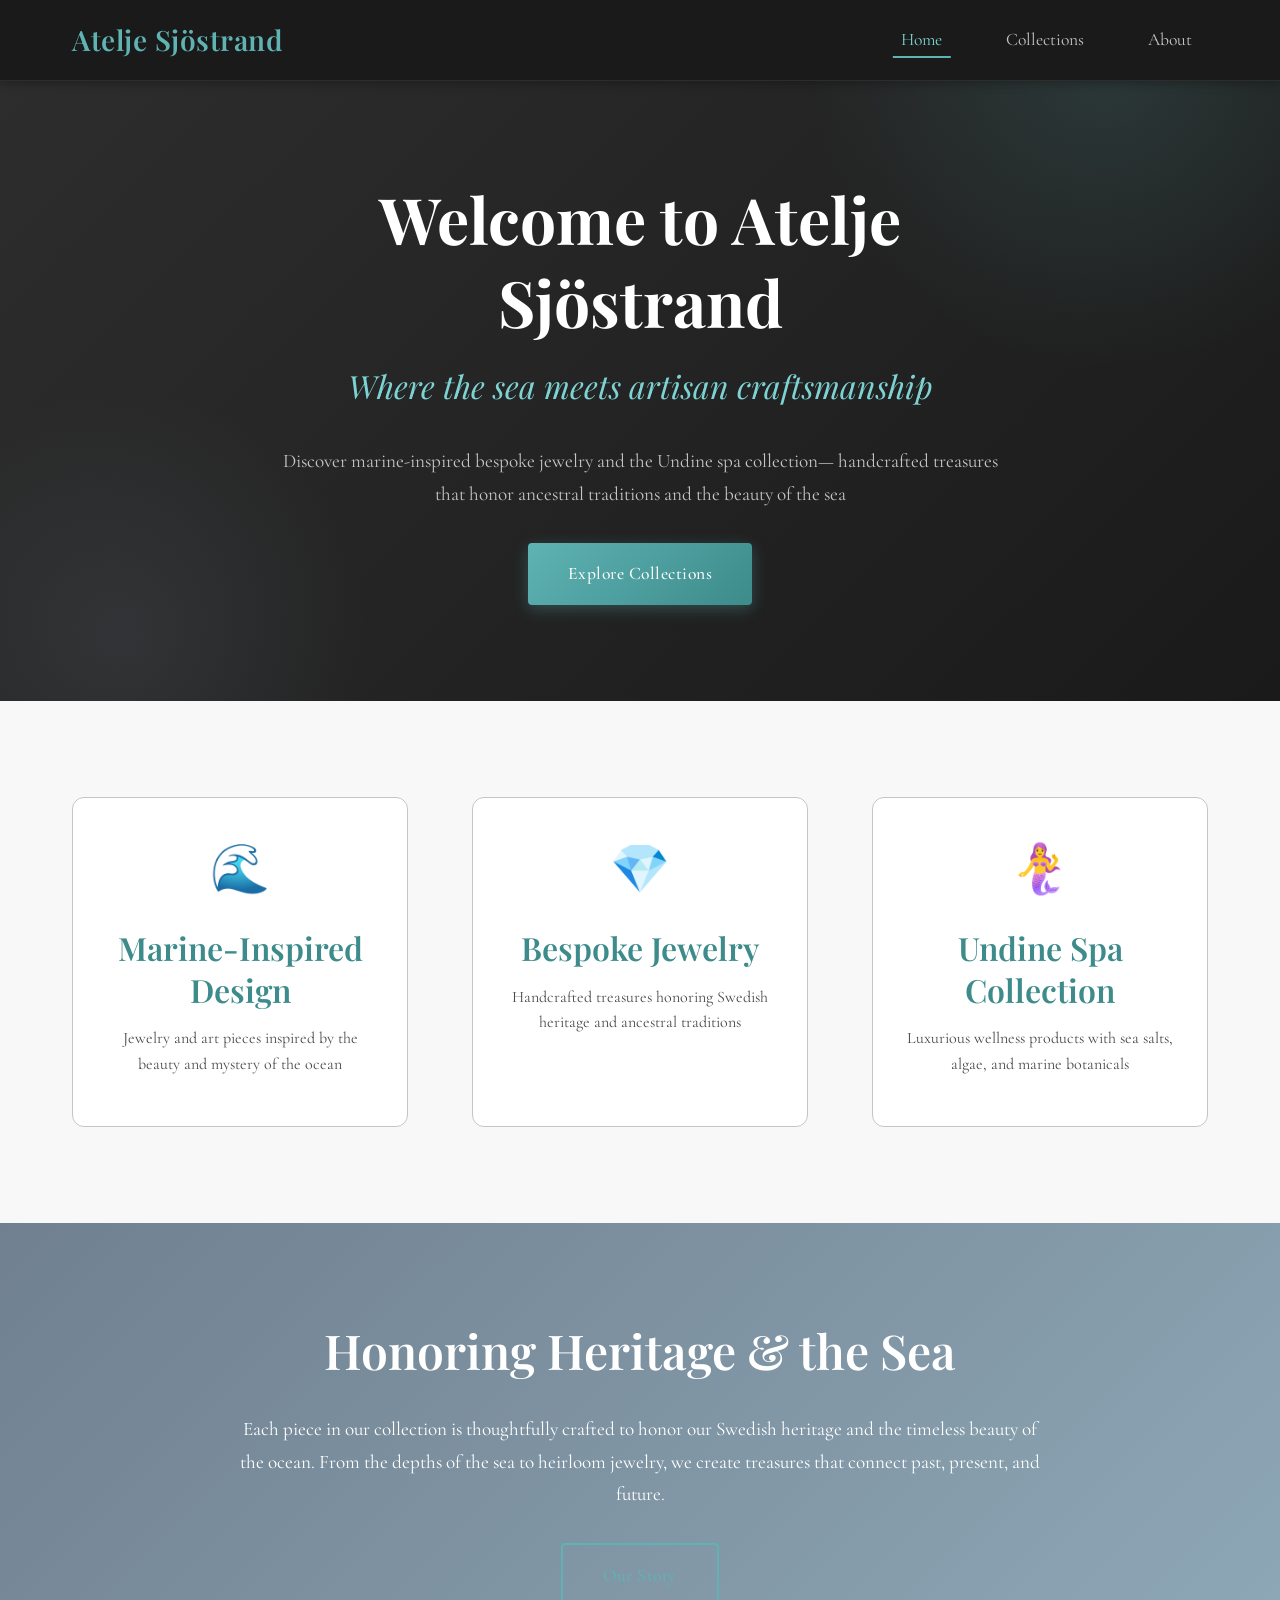
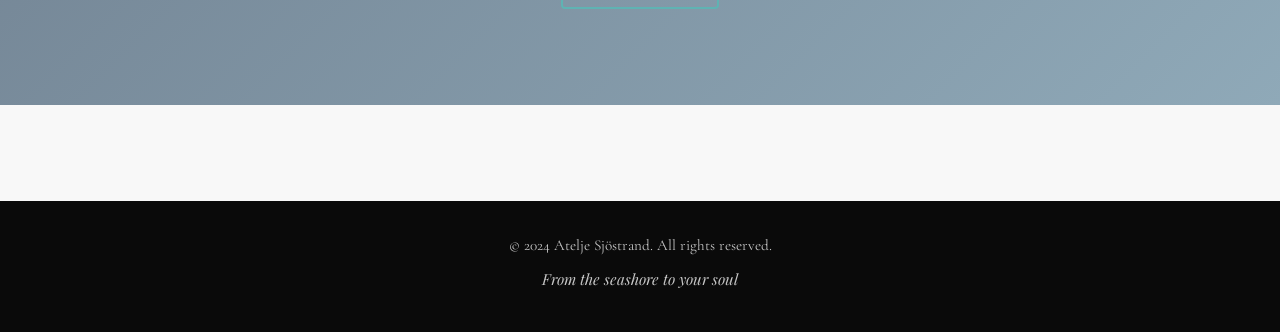
<file: index.html>
<!DOCTYPE html>
<html lang="en">
<head>
    <meta charset="UTF-8">
    <meta name="viewport" content="width=device-width, initial-scale=1.0">
    <title>Atelje Sjöstrand - Marine-Inspired Jewelry & Spa</title>
    <link rel="stylesheet" href="styles.css">
    <link rel="preconnect" href="https://fonts.googleapis.com">
    <link rel="preconnect" href="https://fonts.gstatic.com" crossorigin>
    <link href="https://fonts.googleapis.com/css2?family=Playfair+Display:wght@400;500;600;700&family=Cormorant+Garamond:wght@300;400;500&display=swap" rel="stylesheet">
</head>
<body>
    <header>
        <nav class="navbar">
            <div class="nav-container">
                <a href="index.html" class="logo">Atelje Sjöstrand</a>
                <ul class="nav-menu">
                    <li><a href="index.html" class="nav-link active">Home</a></li>
                    <li><a href="collections.html" class="nav-link">Collections</a></li>
                    <li><a href="about.html" class="nav-link">About</a></li>
                </ul>
            </div>
        </nav>
    </header>

    <main>
        <section class="hero">
            <div class="hero-content">
                <h1 class="hero-title">Welcome to Atelje Sjöstrand</h1>
                <p class="hero-subtitle">Where the sea meets artisan craftsmanship</p>
                <p class="hero-description">
                    Discover marine-inspired bespoke jewelry and the Undine spa collection—
                    handcrafted treasures that honor ancestral traditions and the beauty of the sea
                </p>
                <a href="collections.html" class="btn-primary">Explore Collections</a>
            </div>
        </section>

        <section class="features">
            <div class="container">
                <div class="features-grid">
                    <div class="feature-card">
                        <div class="feature-icon">🌊</div>
                        <h3>Marine-Inspired Design</h3>
                        <p>Jewelry and art pieces inspired by the beauty and mystery of the ocean</p>
                    </div>
                    <div class="feature-card">
                        <div class="feature-icon">💎</div>
                        <h3>Bespoke Jewelry</h3>
                        <p>Handcrafted treasures honoring Swedish heritage and ancestral traditions</p>
                    </div>
                    <div class="feature-card">
                        <div class="feature-icon">🧜‍♀️</div>
                        <h3>Undine Spa Collection</h3>
                        <p>Luxurious wellness products with sea salts, algae, and marine botanicals</p>
                    </div>
                </div>
            </div>
        </section>

        <section class="highlight">
            <div class="container">
                <div class="highlight-content">
                    <h2>Honoring Heritage & the Sea</h2>
                    <p>
                        Each piece in our collection is thoughtfully crafted to honor our Swedish heritage 
                        and the timeless beauty of the ocean. From the depths of the sea to heirloom jewelry, 
                        we create treasures that connect past, present, and future.
                    </p>
                    <a href="about.html" class="btn-secondary">Our Story</a>
                </div>
            </div>
        </section>
    </main>

    <footer>
        <div class="container">
            <div class="footer-content">
                <p>&copy; 2024 Atelje Sjöstrand. All rights reserved.</p>
                <p class="footer-tagline">From the seashore to your soul</p>
            </div>
        </div>
    </footer>
</body>
</html>
</file>
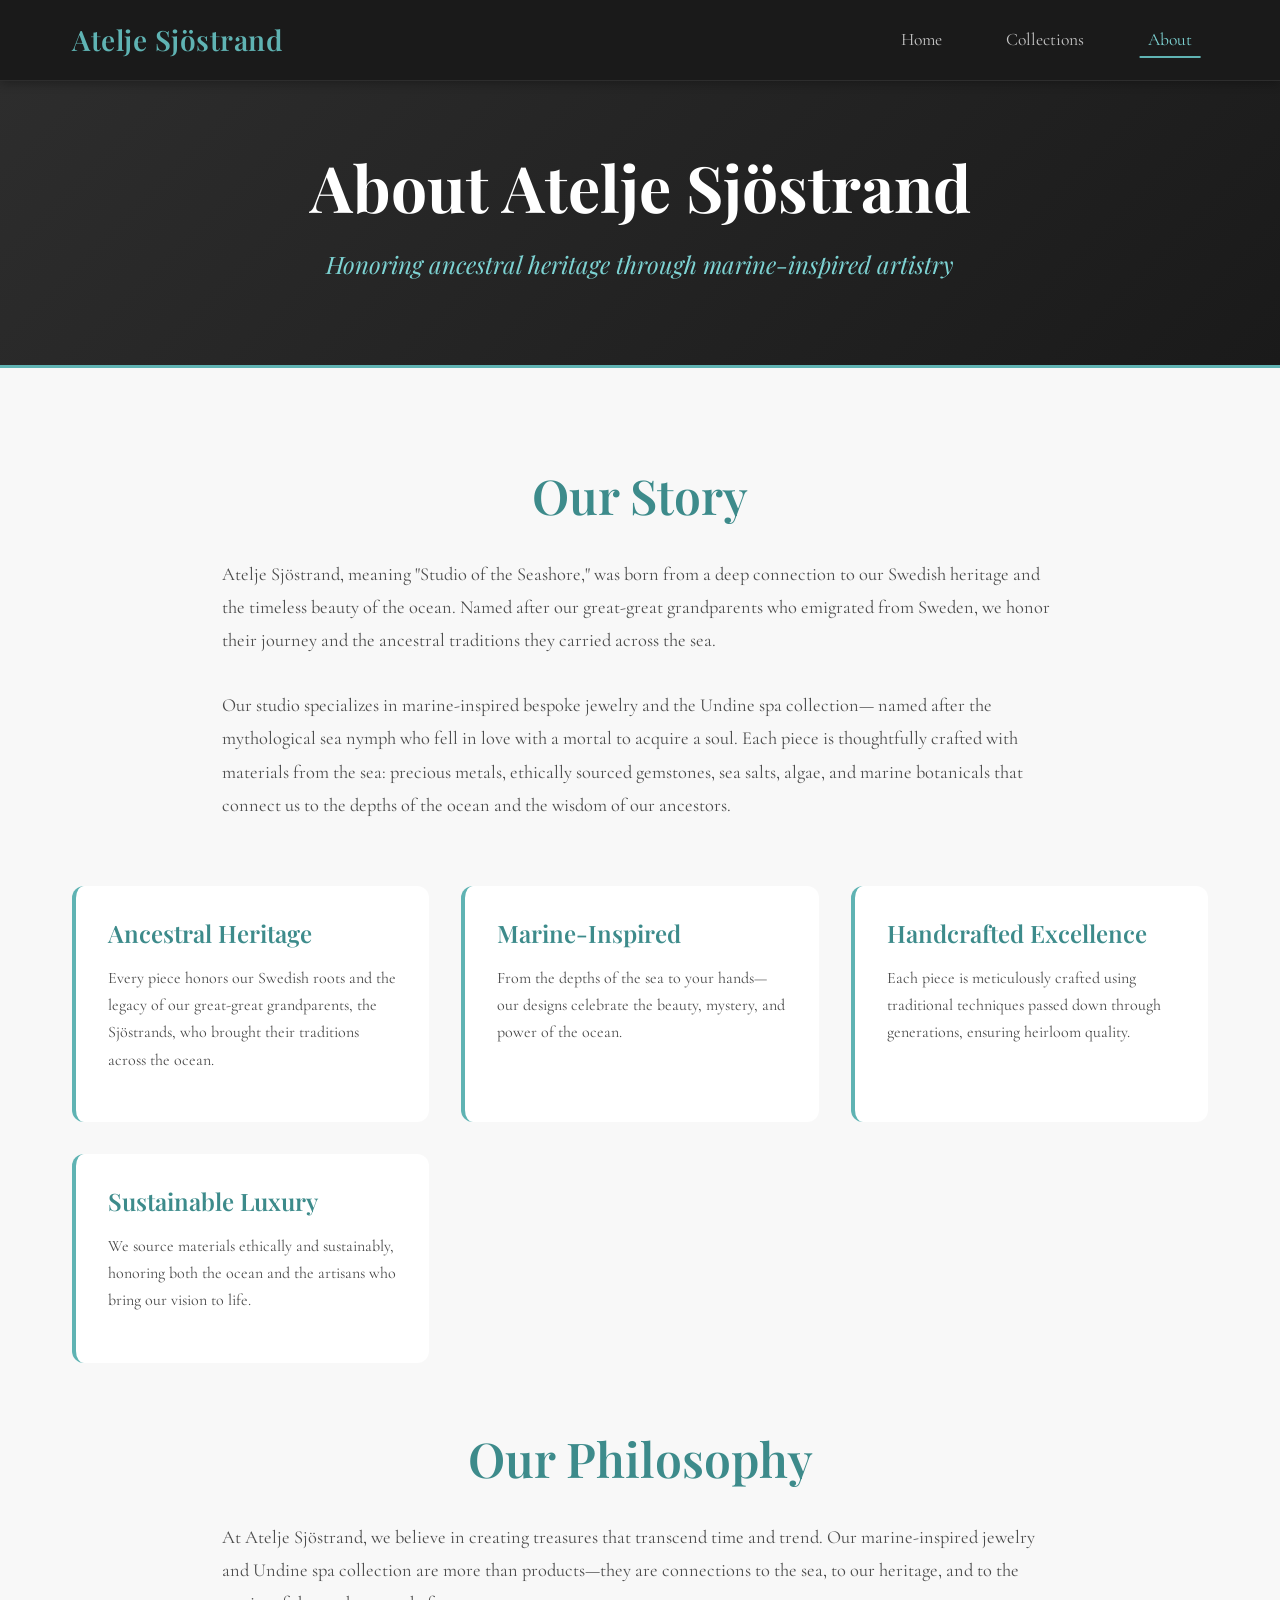
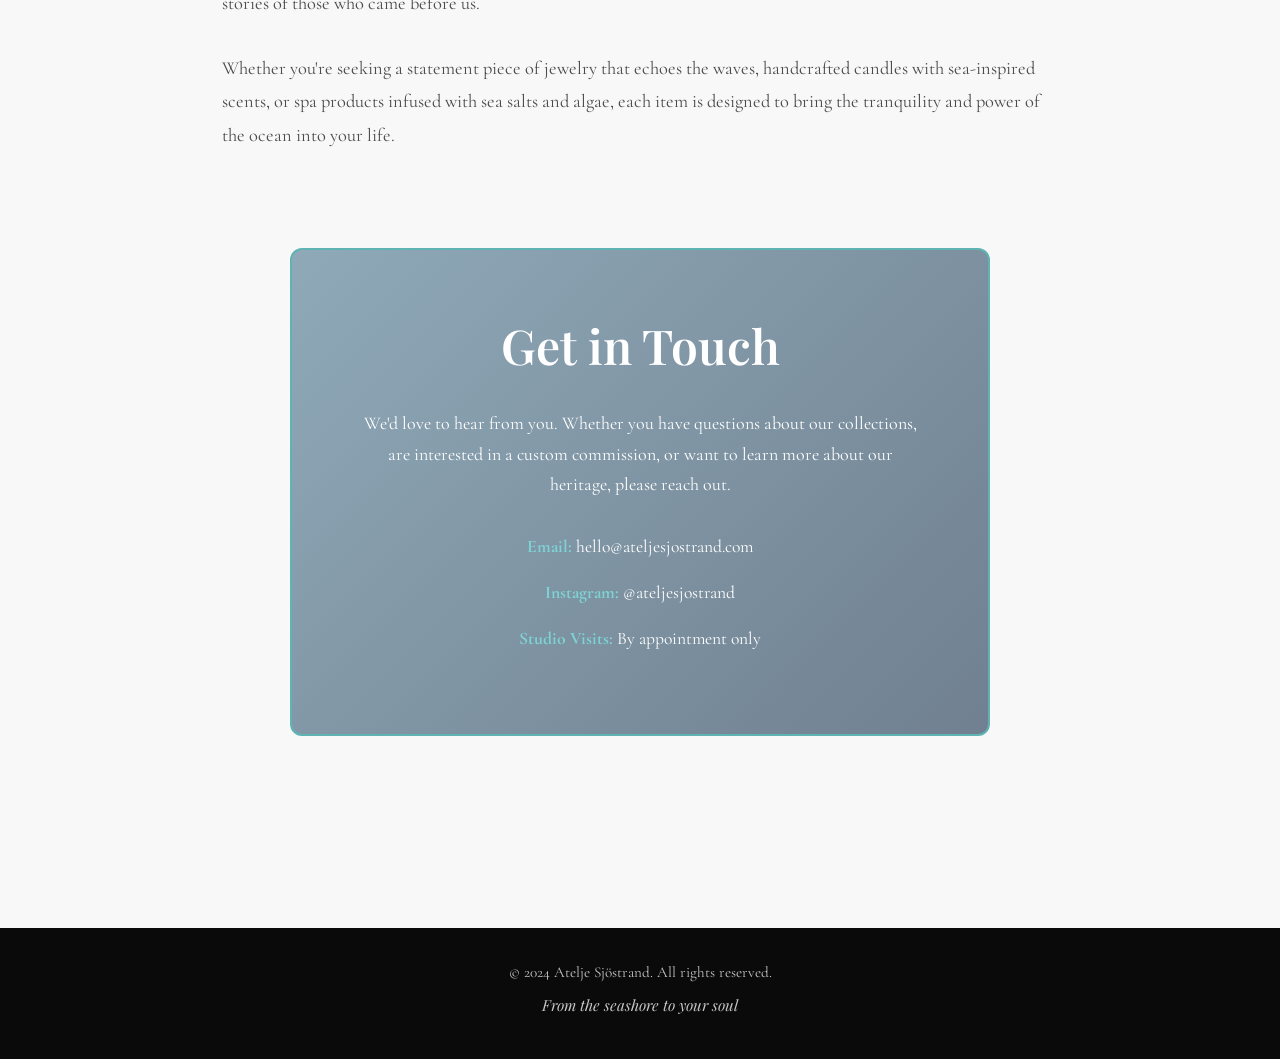
<file: about.html>
<!DOCTYPE html>
<html lang="en">
<head>
    <meta charset="UTF-8">
    <meta name="viewport" content="width=device-width, initial-scale=1.0">
    <title>About - Atelje Sjöstrand</title>
    <link rel="stylesheet" href="styles.css">
    <link rel="preconnect" href="https://fonts.googleapis.com">
    <link rel="preconnect" href="https://fonts.gstatic.com" crossorigin>
    <link href="https://fonts.googleapis.com/css2?family=Playfair+Display:wght@400;500;600;700&family=Cormorant+Garamond:wght@300;400;500&display=swap" rel="stylesheet">
</head>
<body>
    <header>
        <nav class="navbar">
            <div class="nav-container">
                <a href="index.html" class="logo">Atelje Sjöstrand</a>
                <ul class="nav-menu">
                    <li><a href="index.html" class="nav-link">Home</a></li>
                    <li><a href="collections.html" class="nav-link">Collections</a></li>
                    <li><a href="about.html" class="nav-link active">About</a></li>
                </ul>
            </div>
        </nav>
    </header>

    <main>
        <section class="page-header">
            <div class="container">
                <h1 class="page-title">About Atelje Sjöstrand</h1>
                <p class="page-subtitle">Honoring ancestral heritage through marine-inspired artistry</p>
            </div>
        </section>

        <section class="about-content">
            <div class="container">
                <div class="about-section">
                    <h2>Our Story</h2>
                    <p>
                        Atelje Sjöstrand, meaning "Studio of the Seashore," was born from a deep connection 
                        to our Swedish heritage and the timeless beauty of the ocean. Named after our great-great 
                        grandparents who emigrated from Sweden, we honor their journey and the ancestral traditions 
                        they carried across the sea.
                    </p>
                    <p>
                        Our studio specializes in marine-inspired bespoke jewelry and the Undine spa collection—
                        named after the mythological sea nymph who fell in love with a mortal to acquire a soul. 
                        Each piece is thoughtfully crafted with materials from the sea: precious metals, ethically 
                        sourced gemstones, sea salts, algae, and marine botanicals that connect us to the depths 
                        of the ocean and the wisdom of our ancestors.
                    </p>
                </div>

                <div class="values-grid">
                    <div class="value-card">
                        <h3>Ancestral Heritage</h3>
                        <p>
                            Every piece honors our Swedish roots and the legacy of our great-great grandparents, 
                            the Sjöstrands, who brought their traditions across the ocean.
                        </p>
                    </div>
                    <div class="value-card">
                        <h3>Marine-Inspired</h3>
                        <p>
                            From the depths of the sea to your hands—our designs celebrate the beauty, 
                            mystery, and power of the ocean.
                        </p>
                    </div>
                    <div class="value-card">
                        <h3>Handcrafted Excellence</h3>
                        <p>
                            Each piece is meticulously crafted using traditional techniques passed down 
                            through generations, ensuring heirloom quality.
                        </p>
                    </div>
                    <div class="value-card">
                        <h3>Sustainable Luxury</h3>
                        <p>
                            We source materials ethically and sustainably, honoring both the ocean 
                            and the artisans who bring our vision to life.
                        </p>
                    </div>
                </div>

                <div class="about-section">
                    <h2>Our Philosophy</h2>
                    <p>
                        At Atelje Sjöstrand, we believe in creating treasures that transcend time and trend. 
                        Our marine-inspired jewelry and Undine spa collection are more than products—they are 
                        connections to the sea, to our heritage, and to the stories of those who came before us.
                    </p>
                    <p>
                        Whether you're seeking a statement piece of jewelry that echoes the waves, handcrafted 
                        candles with sea-inspired scents, or spa products infused with sea salts and algae, 
                        each item is designed to bring the tranquility and power of the ocean into your life.
                    </p>
                </div>

                <div class="contact-section">
                    <h2>Get in Touch</h2>
                    <p>
                        We'd love to hear from you. Whether you have questions about our collections, 
                        are interested in a custom commission, or want to learn more about our heritage, 
                        please reach out.
                    </p>
                    <div class="contact-info">
                        <p><strong>Email:</strong> hello@ateljesjostrand.com</p>
                        <p><strong>Instagram:</strong> @ateljesjostrand</p>
                        <p><strong>Studio Visits:</strong> By appointment only</p>
                    </div>
                </div>
            </div>
        </section>
    </main>

    <footer>
        <div class="container">
            <div class="footer-content">
                <p>&copy; 2024 Atelje Sjöstrand. All rights reserved.</p>
                <p class="footer-tagline">From the seashore to your soul</p>
            </div>
        </div>
    </footer>
</body>
</html>
</file>
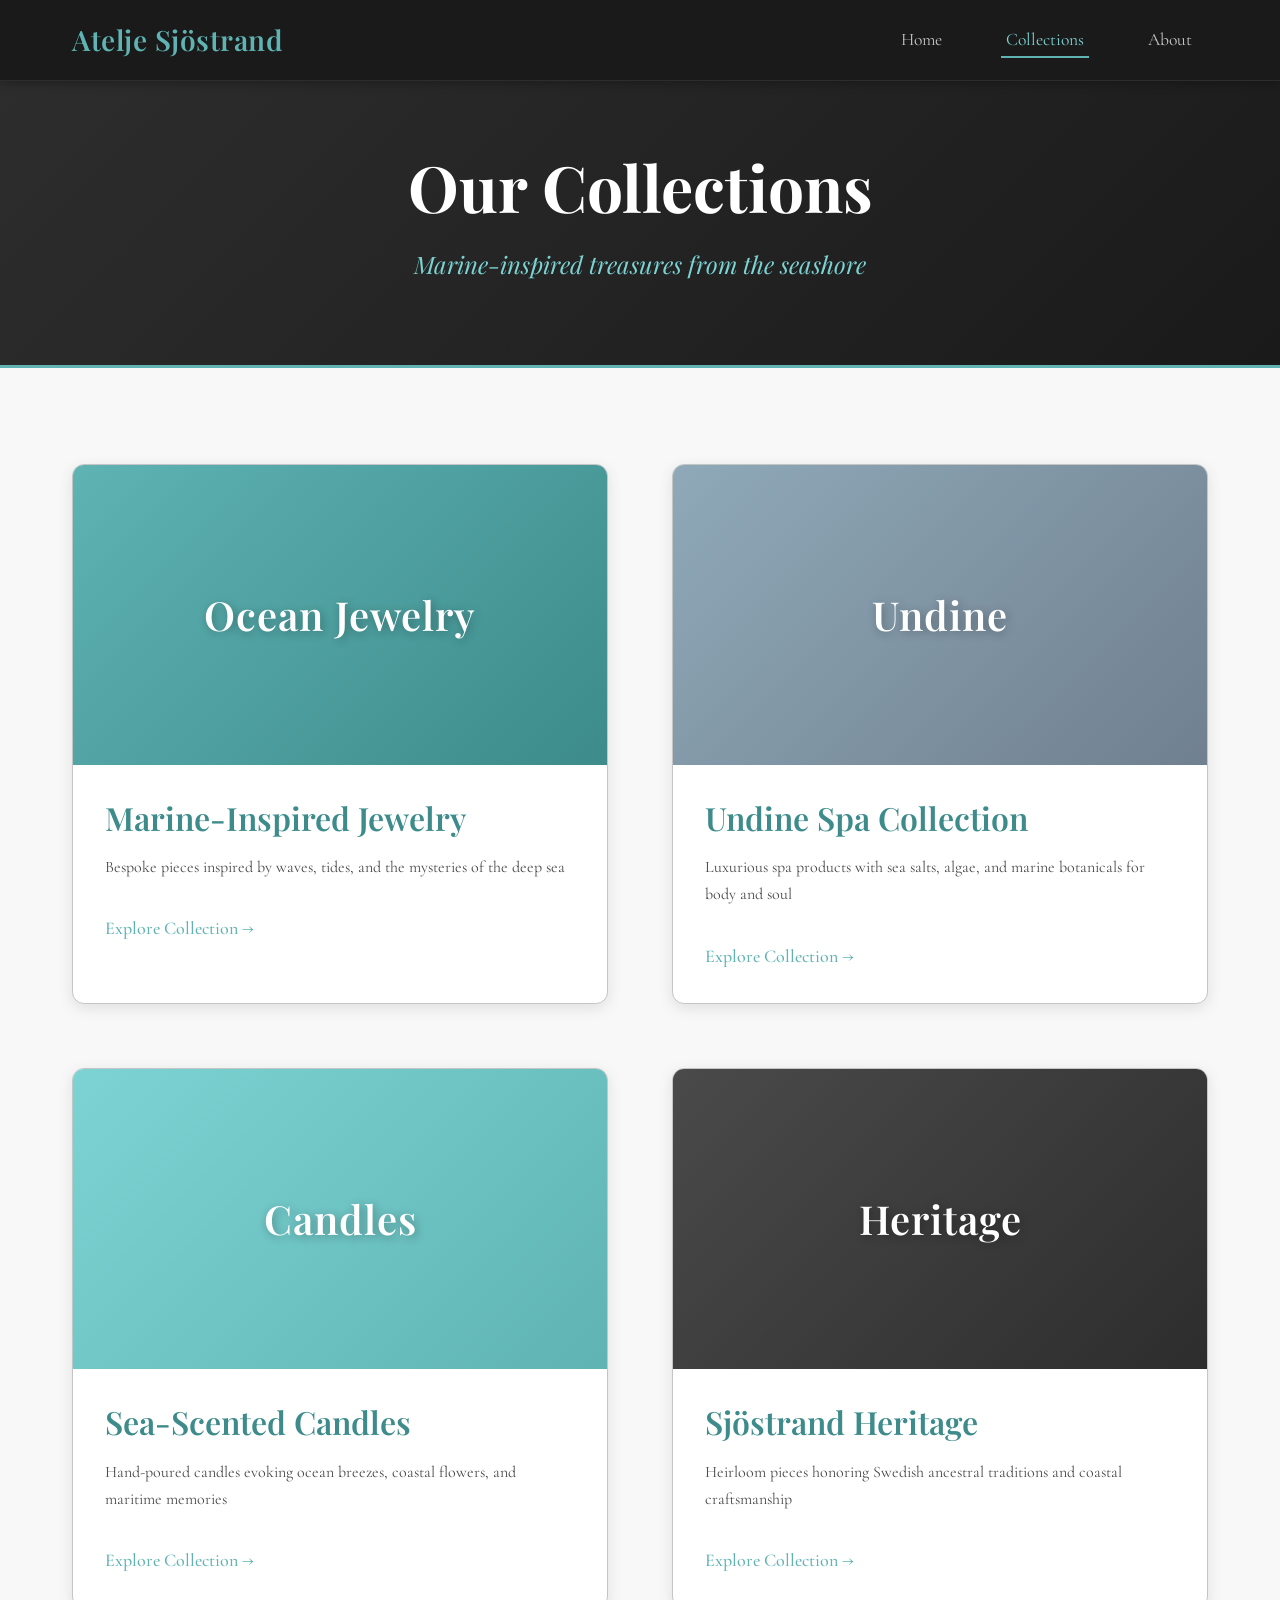
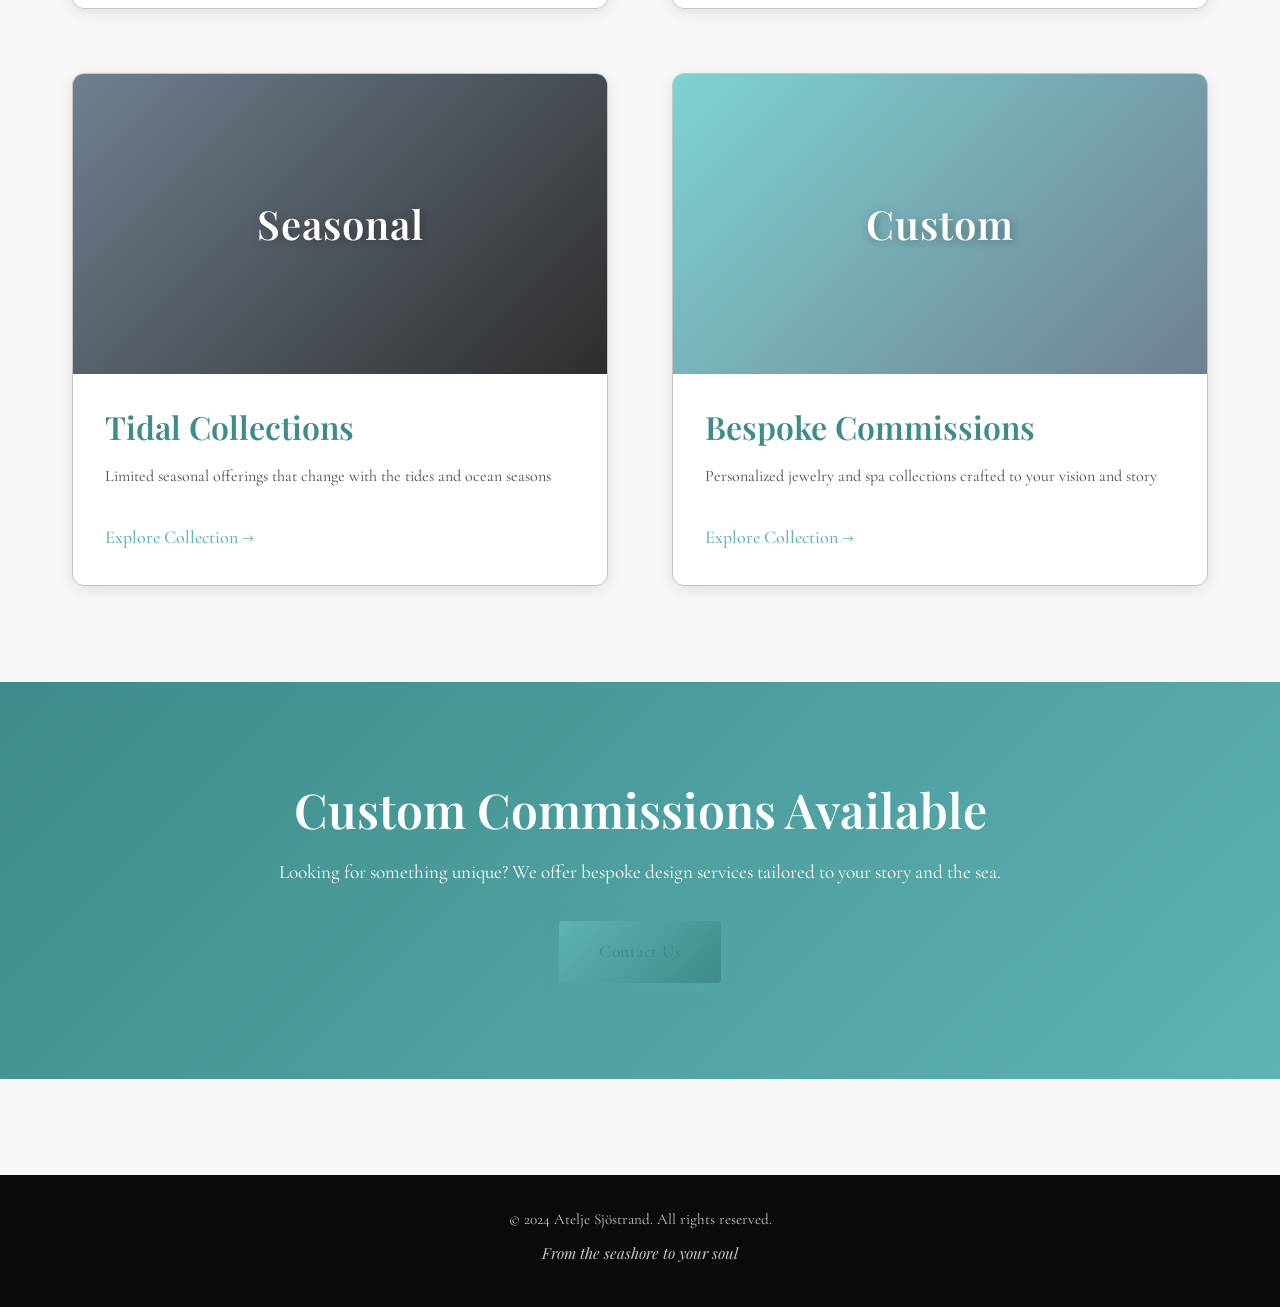
<file: collections.html>
<!DOCTYPE html>
<html lang="en">
<head>
    <meta charset="UTF-8">
    <meta name="viewport" content="width=device-width, initial-scale=1.0">
    <title>Collections - Atelje Sjöstrand</title>
    <link rel="stylesheet" href="styles.css">
    <link rel="preconnect" href="https://fonts.googleapis.com">
    <link rel="preconnect" href="https://fonts.gstatic.com" crossorigin>
    <link href="https://fonts.googleapis.com/css2?family=Playfair+Display:wght@400;500;600;700&family=Cormorant+Garamond:wght@300;400;500&display=swap" rel="stylesheet">
</head>
<body>
    <header>
        <nav class="navbar">
            <div class="nav-container">
                <a href="index.html" class="logo">Atelje Sjöstrand</a>
                <ul class="nav-menu">
                    <li><a href="index.html" class="nav-link">Home</a></li>
                    <li><a href="collections.html" class="nav-link active">Collections</a></li>
                    <li><a href="about.html" class="nav-link">About</a></li>
                </ul>
            </div>
        </nav>
    </header>

    <main>
        <section class="page-header">
            <div class="container">
                <h1 class="page-title">Our Collections</h1>
                <p class="page-subtitle">Marine-inspired treasures from the seashore</p>
            </div>
        </section>

        <section class="collections">
            <div class="container">
                <div class="collection-grid">
                    <div class="collection-item">
                        <div class="collection-image">
                            <div class="placeholder-image gold-gradient">
                                <span class="collection-label">Ocean Jewelry</span>
                            </div>
                        </div>
                        <div class="collection-info">
                            <h3>Marine-Inspired Jewelry</h3>
                            <p>Bespoke pieces inspired by waves, tides, and the mysteries of the deep sea</p>
                            <a href="#" class="btn-text">Explore Collection →</a>
                        </div>
                    </div>

                    <div class="collection-item">
                        <div class="collection-image">
                            <div class="placeholder-image cream-gradient">
                                <span class="collection-label">Undine</span>
                            </div>
                        </div>
                        <div class="collection-info">
                            <h3>Undine Spa Collection</h3>
                            <p>Luxurious spa products with sea salts, algae, and marine botanicals for body and soul</p>
                            <a href="#" class="btn-text">Explore Collection →</a>
                        </div>
                    </div>

                    <div class="collection-item">
                        <div class="collection-image">
                            <div class="placeholder-image rose-gradient">
                                <span class="collection-label">Candles</span>
                            </div>
                        </div>
                        <div class="collection-info">
                            <h3>Sea-Scented Candles</h3>
                            <p>Hand-poured candles evoking ocean breezes, coastal flowers, and maritime memories</p>
                            <a href="#" class="btn-text">Explore Collection →</a>
                        </div>
                    </div>

                    <div class="collection-item">
                        <div class="collection-image">
                            <div class="placeholder-image warm-gradient">
                                <span class="collection-label">Heritage</span>
                            </div>
                        </div>
                        <div class="collection-info">
                            <h3>Sjöstrand Heritage</h3>
                            <p>Heirloom pieces honoring Swedish ancestral traditions and coastal craftsmanship</p>
                            <a href="#" class="btn-text">Explore Collection →</a>
                        </div>
                    </div>

                    <div class="collection-item">
                        <div class="collection-image">
                            <div class="placeholder-image bronze-gradient">
                                <span class="collection-label">Seasonal</span>
                            </div>
                        </div>
                        <div class="collection-info">
                            <h3>Tidal Collections</h3>
                            <p>Limited seasonal offerings that change with the tides and ocean seasons</p>
                            <a href="#" class="btn-text">Explore Collection →</a>
                        </div>
                    </div>

                    <div class="collection-item">
                        <div class="collection-image">
                            <div class="placeholder-image amber-gradient">
                                <span class="collection-label">Custom</span>
                            </div>
                        </div>
                        <div class="collection-info">
                            <h3>Bespoke Commissions</h3>
                            <p>Personalized jewelry and spa collections crafted to your vision and story</p>
                            <a href="#" class="btn-text">Explore Collection →</a>
                        </div>
                    </div>
                </div>
            </div>
        </section>

        <section class="cta-section">
            <div class="container">
                <div class="cta-content">
                    <h2>Custom Commissions Available</h2>
                    <p>Looking for something unique? We offer bespoke design services tailored to your story and the sea.</p>
                    <a href="about.html" class="btn-primary">Contact Us</a>
                </div>
            </div>
        </section>
    </main>

    <footer>
        <div class="container">
            <div class="footer-content">
                <p>&copy; 2024 Atelje Sjöstrand. All rights reserved.</p>
                <p class="footer-tagline">From the seashore to your soul</p>
            </div>
        </div>
    </footer>
</body>
</html>
</file>
<file: styles.css>
/* ========================================
   Atelje Sjöstrand - Sleek Marine-Inspired Styles
   ======================================== */

/* ========================================
   CSS Variables - Sleek Marine Palette
   ======================================== */
:root {
    /* Colors - Black, Grey, and Marine Tones */
    --color-black: #0A0A0A;
    --color-charcoal: #1A1A1A;
    --color-dark-grey: #2D2D2D;
    --color-grey: #4A4A4A;
    --color-light-grey: #9E9E9E;
    --color-silver: #C5C5C5;
    --color-aqua: #5FB3B3;
    --color-aqua-light: #7DD3D3;
    --color-aqua-dark: #3D8B8B;
    --color-slate: #708090;
    --color-slate-light: #8FA9B8;
    --color-white: #FFFFFF;
    --color-off-white: #F8F8F8;
    
    /* Typography */
    --font-primary: 'Playfair Display', serif;
    --font-secondary: 'Cormorant Garamond', serif;
    
    /* Spacing */
    --spacing-xs: 0.5rem;
    --spacing-sm: 1rem;
    --spacing-md: 2rem;
    --spacing-lg: 4rem;
    --spacing-xl: 6rem;
    
    /* Border Radius */
    --radius-sm: 4px;
    --radius-md: 8px;
    --radius-lg: 12px;
    
    /* Transitions */
    --transition-smooth: all 0.3s ease;
    --transition-slow: all 0.5s ease;
}

/* ========================================
   Global Resets & Base Styles
   ======================================== */
* {
    margin: 0;
    padding: 0;
    box-sizing: border-box;
}

html {
    scroll-behavior: smooth;
}

body {
    font-family: var(--font-secondary);
    font-size: 18px;
    line-height: 1.7;
    color: var(--color-dark-grey);
    background-color: var(--color-off-white);
    -webkit-font-smoothing: antialiased;
    -moz-osx-font-smoothing: grayscale;
}

/* ========================================
   Typography
   ======================================== */
h1, h2, h3, h4, h5, h6 {
    font-family: var(--font-primary);
    font-weight: 600;
    line-height: 1.3;
    color: var(--color-charcoal);
    margin-bottom: var(--spacing-sm);
}

h1 {
    font-size: clamp(2.5rem, 5vw, 4rem);
    font-weight: 700;
}

h2 {
    font-size: clamp(2rem, 4vw, 3rem);
}

h3 {
    font-size: clamp(1.5rem, 3vw, 2rem);
}

p {
    margin-bottom: var(--spacing-sm);
    color: var(--color-grey);
}

a {
    text-decoration: none;
    color: inherit;
    transition: var(--transition-smooth);
}

/* ========================================
   Layout Utilities
   ======================================== */
.container {
    max-width: 1200px;
    margin: 0 auto;
    padding: 0 var(--spacing-md);
}

@media (max-width: 768px) {
    .container {
        padding: 0 var(--spacing-sm);
    }
}

/* ========================================
   Navigation
   ======================================== */
header {
    background-color: var(--color-charcoal);
    border-bottom: 1px solid var(--color-dark-grey);
    position: sticky;
    top: 0;
    z-index: 1000;
    box-shadow: 0 2px 10px rgba(0, 0, 0, 0.3);
}

.navbar {
    padding: var(--spacing-sm) 0;
}

.nav-container {
    max-width: 1200px;
    margin: 0 auto;
    padding: 0 var(--spacing-md);
    display: flex;
    justify-content: space-between;
    align-items: center;
}

.logo {
    font-family: var(--font-primary);
    font-size: 1.75rem;
    font-weight: 600;
    color: var(--color-aqua);
    letter-spacing: 0.5px;
    transition: var(--transition-smooth);
}

.logo:hover {
    color: var(--color-aqua-light);
    transform: translateY(-2px);
}

.nav-menu {
    display: flex;
    list-style: none;
    gap: var(--spacing-md);
}

.nav-link {
    font-family: var(--font-secondary);
    font-size: 1.1rem;
    color: var(--color-silver);
    padding: var(--spacing-xs) var(--spacing-sm);
    position: relative;
    transition: var(--transition-smooth);
}

.nav-link::after {
    content: '';
    position: absolute;
    bottom: 0;
    left: 50%;
    transform: translateX(-50%);
    width: 0;
    height: 2px;
    background-color: var(--color-aqua);
    transition: var(--transition-smooth);
}

.nav-link:hover,
.nav-link.active {
    color: var(--color-aqua-light);
}

.nav-link:hover::after,
.nav-link.active::after {
    width: 80%;
}

@media (max-width: 768px) {
    .nav-container {
        flex-direction: column;
        gap: var(--spacing-sm);
    }
    
    .nav-menu {
        gap: var(--spacing-sm);
    }
    
    .nav-link {
        font-size: 1rem;
    }
}

/* ========================================
   Hero Section
   ======================================== */
.hero {
    background: linear-gradient(135deg, var(--color-dark-grey) 0%, var(--color-charcoal) 100%);
    padding: var(--spacing-xl) 0;
    text-align: center;
    position: relative;
    overflow: hidden;
}

.hero::before {
    content: '';
    position: absolute;
    top: -50%;
    right: -10%;
    width: 600px;
    height: 600px;
    background: radial-gradient(circle, rgba(95, 179, 179, 0.15) 0%, transparent 70%);
    border-radius: 50%;
    z-index: 0;
}

.hero::after {
    content: '';
    position: absolute;
    bottom: -30%;
    left: -10%;
    width: 500px;
    height: 500px;
    background: radial-gradient(circle, rgba(112, 128, 144, 0.15) 0%, transparent 70%);
    border-radius: 50%;
    z-index: 0;
}

.hero-content {
    position: relative;
    z-index: 1;
    max-width: 800px;
    margin: 0 auto;
    padding: 0 var(--spacing-md);
}

.hero-title {
    color: var(--color-white);
    margin-bottom: var(--spacing-sm);
    animation: fadeInUp 0.8s ease;
}

.hero-subtitle {
    font-family: var(--font-primary);
    font-size: clamp(1.5rem, 3vw, 2rem);
    color: var(--color-aqua-light);
    font-style: italic;
    margin-bottom: var(--spacing-md);
    animation: fadeInUp 1s ease;
}

.hero-description {
    font-size: 1.2rem;
    color: var(--color-silver);
    margin-bottom: var(--spacing-md);
    animation: fadeInUp 1.2s ease;
}

@keyframes fadeInUp {
    from {
        opacity: 0;
        transform: translateY(30px);
    }
    to {
        opacity: 1;
        transform: translateY(0);
    }
}

/* ========================================
   Buttons
   ======================================== */
.btn-primary,
.btn-secondary {
    display: inline-block;
    padding: 1rem 2.5rem;
    font-family: var(--font-secondary);
    font-size: 1.1rem;
    font-weight: 500;
    border-radius: var(--radius-sm);
    cursor: pointer;
    transition: var(--transition-smooth);
    letter-spacing: 0.5px;
    border: none;
}

.btn-primary {
    background: linear-gradient(135deg, var(--color-aqua) 0%, var(--color-aqua-dark) 100%);
    color: var(--color-white);
    box-shadow: 0 4px 15px rgba(95, 179, 179, 0.3);
}

.btn-primary:hover {
    transform: translateY(-3px);
    box-shadow: 0 6px 20px rgba(95, 179, 179, 0.4);
}

.btn-secondary {
    background-color: transparent;
    color: var(--color-aqua);
    border: 2px solid var(--color-aqua);
}

.btn-secondary:hover {
    background-color: var(--color-aqua);
    color: var(--color-white);
    transform: translateY(-3px);
}

.btn-text {
    color: var(--color-aqua);
    font-weight: 500;
    transition: var(--transition-smooth);
}

.btn-text:hover {
    color: var(--color-aqua-light);
    transform: translateX(5px);
}

/* ========================================
   Features Section
   ======================================== */
.features {
    padding: var(--spacing-xl) 0;
    background-color: var(--color-off-white);
}

.features-grid {
    display: grid;
    grid-template-columns: repeat(auto-fit, minmax(300px, 1fr));
    gap: var(--spacing-lg);
}

.feature-card {
    text-align: center;
    padding: var(--spacing-md);
    border-radius: var(--radius-lg);
    transition: var(--transition-smooth);
    background-color: var(--color-white);
    border: 1px solid var(--color-silver);
}

.feature-card:hover {
    transform: translateY(-10px);
    box-shadow: 0 10px 30px rgba(0, 0, 0, 0.15);
    border-color: var(--color-aqua);
}

.feature-icon {
    font-size: 3rem;
    margin-bottom: var(--spacing-sm);
    transition: var(--transition-smooth);
}

.feature-card:hover .feature-icon {
    transform: scale(1.2) rotate(10deg);
}

.feature-card h3 {
    color: var(--color-aqua-dark);
    margin-bottom: var(--spacing-sm);
}

.feature-card p {
    font-size: 1rem;
    line-height: 1.6;
}

/* ========================================
   Highlight Section
   ======================================== */
.highlight {
    padding: var(--spacing-xl) 0;
    background: linear-gradient(135deg, var(--color-slate) 0%, var(--color-slate-light) 100%);
}

.highlight-content {
    max-width: 800px;
    margin: 0 auto;
    text-align: center;
}

.highlight h2 {
    color: var(--color-white);
    margin-bottom: var(--spacing-md);
}

.highlight p {
    font-size: 1.2rem;
    margin-bottom: var(--spacing-md);
    color: var(--color-white);
}

/* ========================================
   Page Header
   ======================================== */
.page-header {
    background: linear-gradient(135deg, var(--color-dark-grey) 0%, var(--color-charcoal) 100%);
    padding: var(--spacing-lg) 0;
    text-align: center;
    border-bottom: 3px solid var(--color-aqua);
}

.page-title {
    color: var(--color-white);
    margin-bottom: var(--spacing-sm);
}

.page-subtitle {
    font-family: var(--font-primary);
    font-size: 1.5rem;
    color: var(--color-aqua-light);
    font-style: italic;
}

/* ========================================
   Collections Page
   ======================================== */
.collections {
    padding: var(--spacing-xl) 0;
    background-color: var(--color-off-white);
}

.collection-grid {
    display: grid;
    grid-template-columns: repeat(auto-fit, minmax(350px, 1fr));
    gap: var(--spacing-lg);
}

.collection-item {
    background-color: var(--color-white);
    border-radius: var(--radius-lg);
    overflow: hidden;
    transition: var(--transition-smooth);
    box-shadow: 0 4px 15px rgba(0, 0, 0, 0.1);
    border: 1px solid var(--color-silver);
}

.collection-item:hover {
    transform: translateY(-10px);
    box-shadow: 0 10px 30px rgba(0, 0, 0, 0.2);
    border-color: var(--color-aqua);
}

.collection-image {
    position: relative;
    height: 300px;
    overflow: hidden;
}

.placeholder-image {
    width: 100%;
    height: 100%;
    display: flex;
    align-items: center;
    justify-content: center;
    transition: var(--transition-slow);
}

.collection-item:hover .placeholder-image {
    transform: scale(1.05);
}

.gold-gradient {
    background: linear-gradient(135deg, var(--color-aqua) 0%, var(--color-aqua-dark) 100%);
}

.cream-gradient {
    background: linear-gradient(135deg, var(--color-slate-light) 0%, var(--color-slate) 100%);
}

.rose-gradient {
    background: linear-gradient(135deg, var(--color-aqua-light) 0%, var(--color-aqua) 100%);
}

.warm-gradient {
    background: linear-gradient(135deg, var(--color-grey) 0%, var(--color-dark-grey) 100%);
}

.bronze-gradient {
    background: linear-gradient(135deg, var(--color-slate) 0%, var(--color-dark-grey) 100%);
}

.amber-gradient {
    background: linear-gradient(135deg, var(--color-aqua-light) 0%, var(--color-slate) 100%);
}

.collection-label {
    font-family: var(--font-primary);
    font-size: 2.5rem;
    color: var(--color-white);
    font-weight: 600;
    text-shadow: 2px 2px 10px rgba(0, 0, 0, 0.3);
    letter-spacing: 1px;
}

.collection-info {
    padding: var(--spacing-md);
}

.collection-info h3 {
    color: var(--color-aqua-dark);
    margin-bottom: var(--spacing-sm);
}

.collection-info p {
    margin-bottom: var(--spacing-md);
    font-size: 1rem;
}

/* ========================================
   CTA Section
   ======================================== */
.cta-section {
    padding: var(--spacing-xl) 0;
    background: linear-gradient(135deg, var(--color-aqua-dark) 0%, var(--color-aqua) 100%);
    text-align: center;
}

.cta-content h2 {
    color: var(--color-white);
    margin-bottom: var(--spacing-sm);
}

.cta-content p {
    color: var(--color-white);
    font-size: 1.2rem;
    margin-bottom: var(--spacing-md);
}

.cta-section .btn-primary {
    background-color: var(--color-white);
    color: var(--color-aqua-dark);
}

.cta-section .btn-primary:hover {
    background-color: var(--color-off-white);
}

/* ========================================
   About Page
   ======================================== */
.about-content {
    padding: var(--spacing-xl) 0;
}

.about-section {
    max-width: 900px;
    margin: 0 auto var(--spacing-lg);
    padding: 0 var(--spacing-md);
}

.about-section h2 {
    color: var(--color-aqua-dark);
    margin-bottom: var(--spacing-md);
    text-align: center;
}

.about-section p {
    font-size: 1.15rem;
    line-height: 1.8;
    margin-bottom: var(--spacing-md);
}

.values-grid {
    display: grid;
    grid-template-columns: repeat(auto-fit, minmax(280px, 1fr));
    gap: var(--spacing-md);
    margin-bottom: var(--spacing-lg);
}

.value-card {
    background-color: var(--color-white);
    padding: var(--spacing-md);
    border-radius: var(--radius-lg);
    border-left: 4px solid var(--color-aqua);
    transition: var(--transition-smooth);
}

.value-card:hover {
    transform: translateX(10px);
    box-shadow: 0 5px 20px rgba(0, 0, 0, 0.1);
}

.value-card h3 {
    color: var(--color-aqua-dark);
    font-size: 1.5rem;
    margin-bottom: var(--spacing-sm);
}

.value-card p {
    font-size: 1rem;
}

.contact-section {
    max-width: 700px;
    margin: var(--spacing-xl) auto 0;
    padding: var(--spacing-lg);
    background: linear-gradient(135deg, var(--color-slate-light) 0%, var(--color-slate) 100%);
    border-radius: var(--radius-lg);
    text-align: center;
    border: 2px solid var(--color-aqua);
}

.contact-section h2 {
    color: var(--color-white);
    margin-bottom: var(--spacing-md);
}

.contact-section p {
    margin-bottom: var(--spacing-md);
    color: var(--color-white);
}

.contact-info {
    margin-top: var(--spacing-md);
}

.contact-info p {
    font-size: 1.1rem;
    color: var(--color-white);
    margin-bottom: var(--spacing-sm);
}

.contact-info strong {
    color: var(--color-aqua-light);
}

/* ========================================
   Footer
   ======================================== */
footer {
    background-color: var(--color-black);
    color: var(--color-silver);
    padding: var(--spacing-md) 0;
    margin-top: var(--spacing-xl);
}

.footer-content {
    text-align: center;
}

.footer-content p {
    color: var(--color-silver);
    margin-bottom: var(--spacing-xs);
    font-size: 0.95rem;
}

.footer-tagline {
    font-family: var(--font-primary);
    font-style: italic;
    color: var(--color-aqua-light);
}

/* ========================================
   Responsive Design
   ======================================== */
@media (max-width: 1024px) {
    .collection-grid {
        grid-template-columns: repeat(auto-fit, minmax(300px, 1fr));
    }
}

@media (max-width: 768px) {
    :root {
        --spacing-lg: 3rem;
        --spacing-xl: 4rem;
    }
    
    .hero {
        padding: var(--spacing-lg) 0;
    }
    
    .features-grid,
    .collection-grid,
    .values-grid {
        grid-template-columns: 1fr;
    }
    
    .collection-image {
        height: 250px;
    }
}

@media (max-width: 480px) {
    body {
        font-size: 16px;
    }
    
    .hero-description {
        font-size: 1rem;
    }
    
    .btn-primary,
    .btn-secondary {
        padding: 0.875rem 2rem;
        font-size: 1rem;
    }
    
    .collection-label {
        font-size: 2rem;
    }
}

/* ========================================
   Accessibility
   ======================================== */
@media (prefers-reduced-motion: reduce) {
    *,
    *::before,
    *::after {
        animation-duration: 0.01ms !important;
        animation-iteration-count: 1 !important;
        transition-duration: 0.01ms !important;
    }
}

/* Focus styles for accessibility */
a:focus,
button:focus {
    outline: 3px solid var(--color-aqua);
    outline-offset: 2px;
}

/* ========================================
   Print Styles
   ======================================== */
@media print {
    header,
    footer,
    .btn-primary,
    .btn-secondary {
        display: none;
    }
}
</file>
